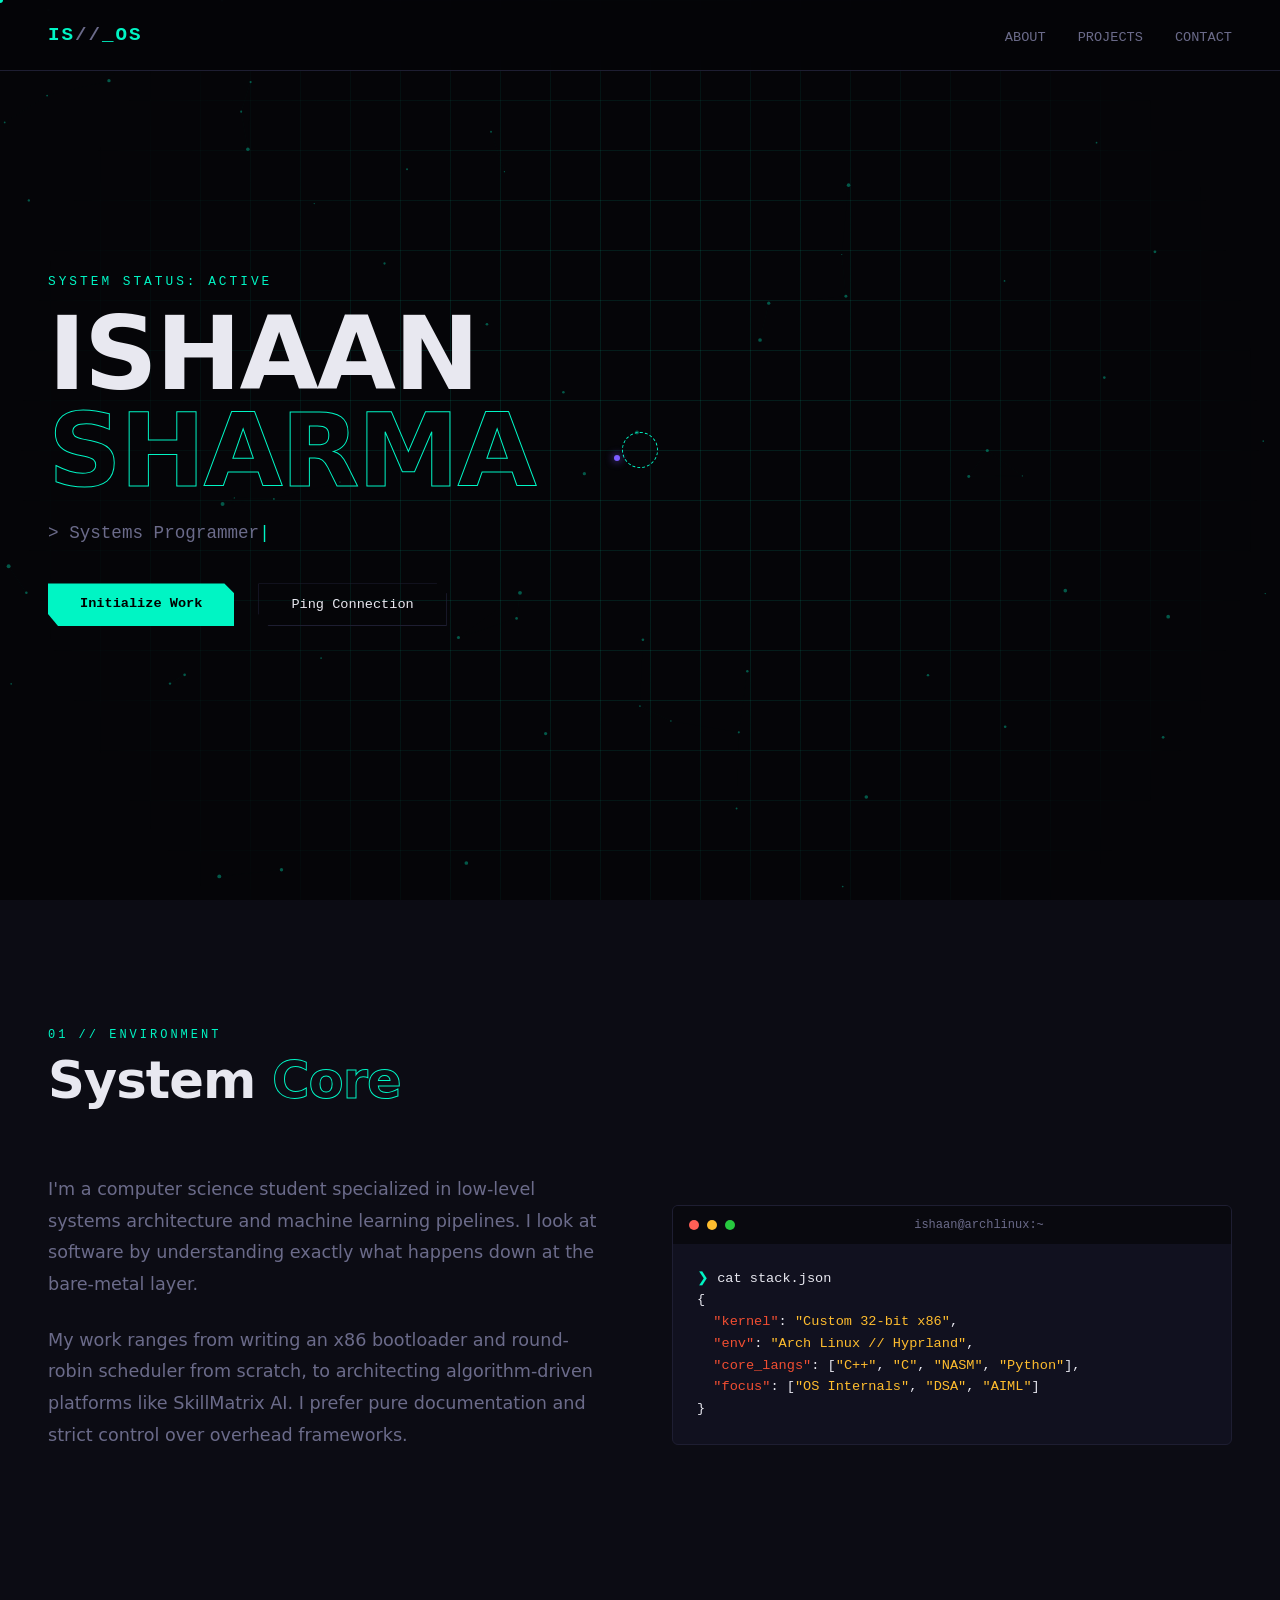
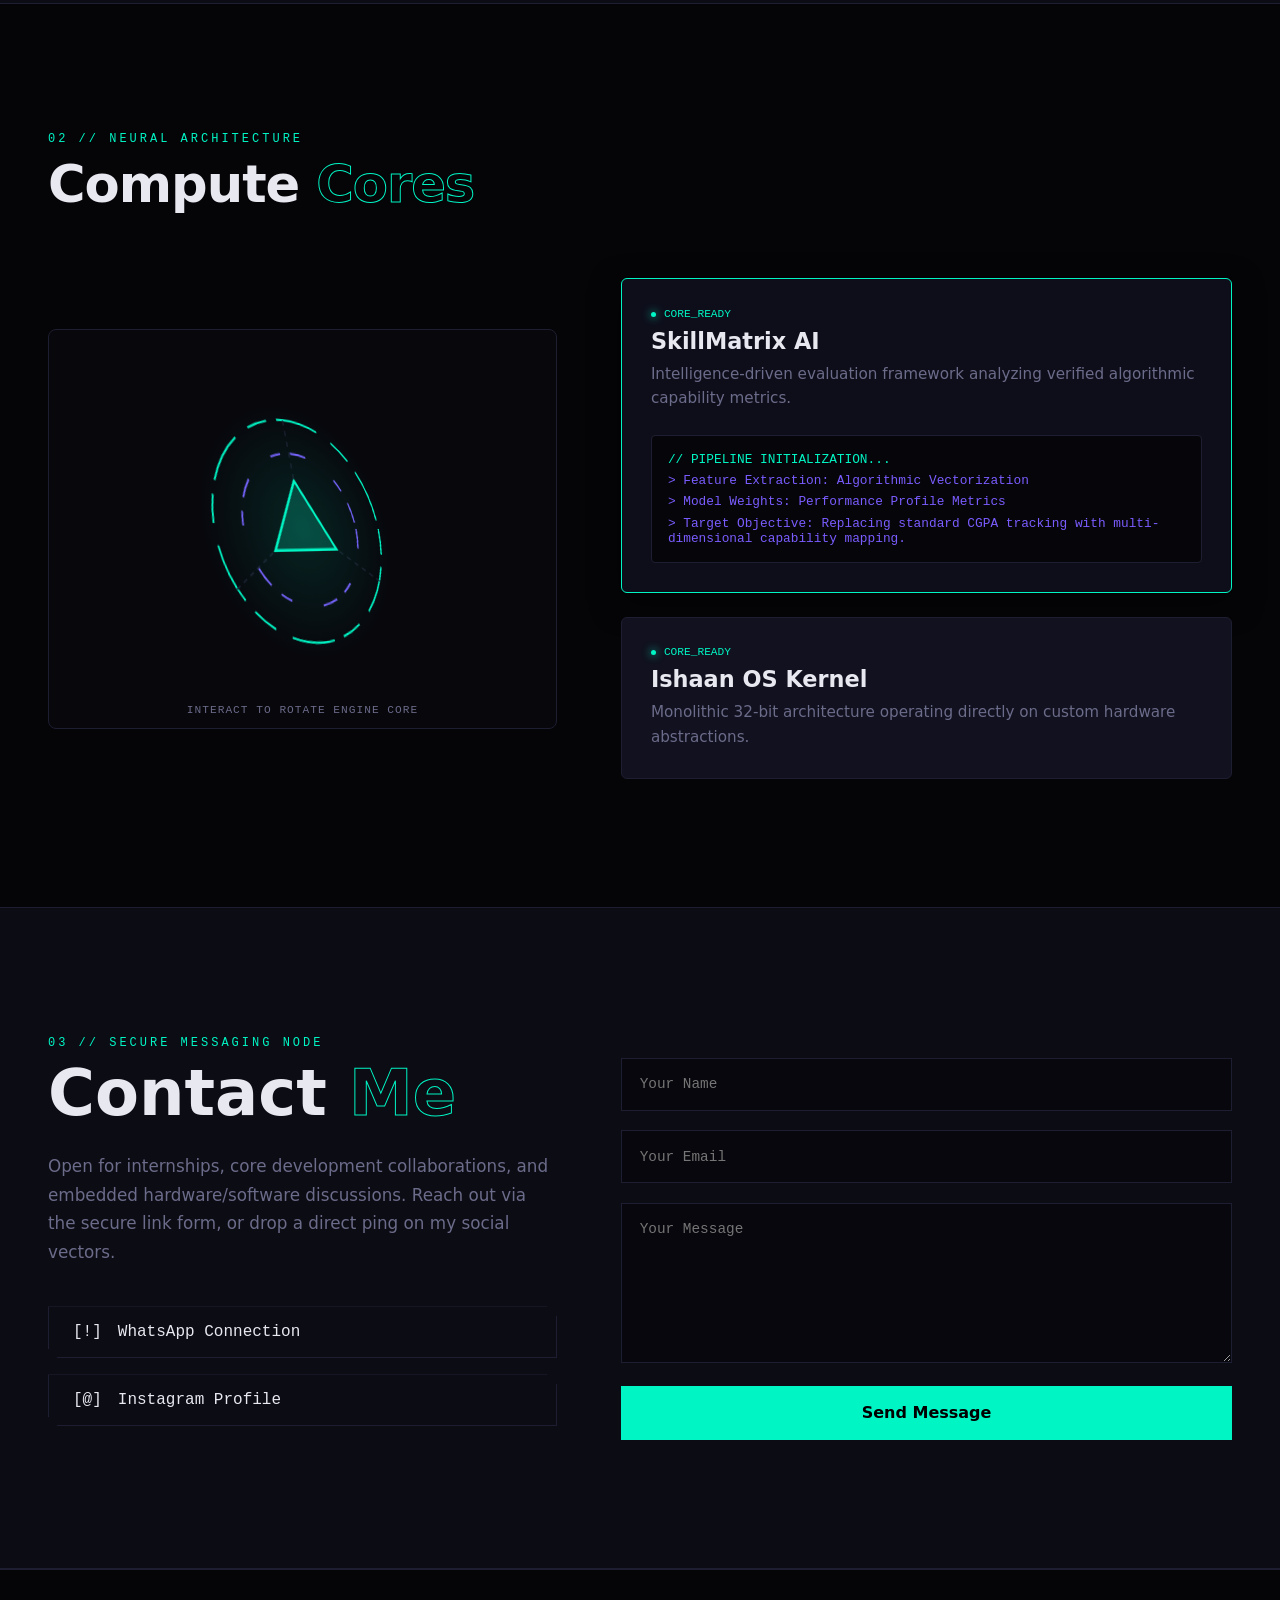
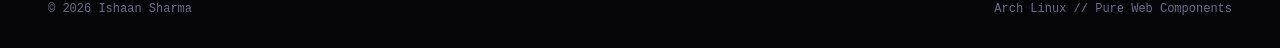
<file: index.html>
<!DOCTYPE html>
<html lang="en">
<head>
  <meta charset="UTF-8">
  <meta name="viewport" content="width=device-width, initial-scale=1.0">
  <title>Ishaan Sharma // Systems Developer</title>
  
  <style>
    :root {
      --bg: #050508;
      --surface: #0c0c14;
      --card: #11111f;
      --border: #1e1e32;
      --accent: #00f5c4;
      --accent-dim: rgba(0, 245, 196, 0.1);
      --text: #e8e8f0;
      --muted: #6b6b8a;
      --font-mono: 'Courier New', Courier, monospace;
      --font-main: system-ui, -apple-system, BlinkMacSystemFont, 'Segoe UI', Roboto, sans-serif;
    }

    * { box-sizing: border-box; margin: 0; padding: 0; }
    html { scroll-behavior: smooth; background-color: var(--bg); }
    body {
      background: var(--bg);
      color: var(--text);
      font-family: var(--font-main);
      overflow-x: hidden;
      cursor: none;
    }

    @media (max-width: 900px) {
      body { cursor: auto; }
      #cursor, #cursor-ring, #cursor-satellite { display: none !important; }
    }

    /* --- CRITICAL BOOT / REFRESH PRELOADER OVERLAY --- */
    #sys-preloader {
      position: fixed; inset: 0; background: var(--bg); z-index: 10000;
      display: flex; flex-direction: column; align-items: center; justify-content: center; gap: 1.5rem;
      transition: opacity 0.6s cubic-bezier(0.4, 0, 0.2, 1), visibility 0.6s;
    }
    #sys-preloader.loaded { opacity: 0; visibility: hidden; pointer-events: none; }
    .loader-terminal { width: 320px; font-family: var(--font-mono); font-size: 0.8rem; color: var(--muted); display: flex; flex-direction: column; gap: 0.3rem; }
    .loader-title { font-size: 1.8rem; font-weight: bold; color: var(--text); letter-spacing: 4px; margin-bottom: 0.5rem; text-align: center; }
    .loader-title span { color: var(--accent); }
    .progress-bar-container { width: 100%; height: 2px; background: var(--border); position: relative; overflow: hidden; margin: 0.5rem 0; }
    .progress-bar-fill { height: 100%; width: 0%; background: var(--accent); box-shadow: 0 0 8px var(--accent); transition: width 0.1s linear; }
    .loader-status-row { display: flex; justify-content: space-between; font-size: 0.75rem; }
    #loader-pct { color: var(--accent); font-weight: bold; }

    /* --- BASIC INTERFACE RULES --- */
    ::-webkit-scrollbar { width: 4px; }
    ::-webkit-scrollbar-track { background: var(--bg); }
    ::-webkit-scrollbar-thumb { background: var(--accent); border-radius: 2px; }

    #particle-canvas { position: fixed; inset: 0; z-index: 0; pointer-events: none; opacity: 0.35; }

    /* --- SPECIAL HARDWARE CURSOR ENGINE --- */
    #cursor { width: 6px; height: 6px; background: var(--accent); border-radius: 50%; position: fixed; pointer-events: none; z-index: 9999; transform: translate(-50%, -50%); }
    #cursor-ring { width: 36px; height: 36px; border: 1px dashed var(--accent); border-radius: 50%; position: fixed; pointer-events: none; z-index: 9998; transform: translate(-50%, -50%); }
    #cursor-satellite { width: 6px; height: 6px; background: #7b5cff; border-radius: 50%; position: fixed; pointer-events: none; z-index: 9999; transform: translate(-50%, -50%); box-shadow: 0 0 8px #7b5cff; }

    nav {
      position: fixed; top: 0; width: 100%; z-index: 100; padding: 1.5rem 3rem;
      display: flex; justify-content: space-between; align-items: center;
      border-bottom: 1px solid var(--border); background: rgba(5, 5, 8, 0.9); backdrop-filter: blur(12px);
    }
    .nav-logo { font-family: var(--font-mono); font-size: 1.2rem; color: var(--accent); letter-spacing: 2px; font-weight: bold; }
    .nav-logo span { color: var(--muted); }
    .nav-links { display: flex; gap: 2rem; list-style: none; }
    .nav-links a { color: var(--muted); text-decoration: none; font-family: var(--font-mono); font-size: 0.85rem; text-transform: uppercase; transition: color 0.2s; }
    .nav-links a:hover { color: var(--accent); }

    #hero { min-height: 100vh; display: flex; align-items: center; padding: 0 3rem; position: relative; z-index: 1; }
    .hero-grid-bg {
      position: absolute; inset: 0;
      background-image: linear-gradient(var(--accent-dim) 1px, transparent 1px), linear-gradient(90deg, var(--accent-dim) 1px, transparent 1px);
      background-size: 50px 50px; mask-image: radial-gradient(circle at 50% 50%, black 30%, transparent 80%); z-index: -1;
    }
    .hero-content { max-width: 850px; }
    .hero-tag { font-family: var(--font-mono); color: var(--accent); font-size: 0.8rem; letter-spacing: 3px; text-transform: uppercase; margin-bottom: 1rem; }
    .hero-name { font-size: clamp(3.5rem, 8vw, 7.5rem); font-weight: 800; line-height: 0.95; letter-spacing: -2px; }
    .stroke-text { display: block; -webkit-text-stroke: 1px var(--accent); color: transparent; }
    .hero-desc { font-family: var(--font-mono); color: var(--muted); font-size: 1.1rem; margin-top: 1.5rem; }
    .cursor-blink { animation: blink 0.8s infinite steps(1); color: var(--accent); }

    .hero-actions { display: flex; gap: 1.5rem; margin-top: 2.5rem; }
    .btn-primary, .btn-outline {
      padding: 0.8rem 2rem; font-family: var(--font-mono); text-decoration: none; font-size: 0.85rem; transition: all 0.2s ease;
      clip-path: polygon(0 0, calc(100% - 10px) 0, 100% 10px, 100% 100%, 10px 100%, 0 calc(100% - 12px));
    }
    .btn-primary { background: var(--accent); color: #000; font-weight: bold; }
    .btn-primary:hover { background: #fff; }
    .btn-outline { border: 1px solid var(--border); color: var(--text); }
    .btn-outline:hover { border-color: var(--accent); color: var(--accent); }

    section { padding: 8rem 3rem; position: relative; z-index: 1; border-bottom: 1px solid var(--border); }
    #about { background: var(--surface); }
    .section-tag { font-family: var(--font-mono); color: var(--accent); font-size: 0.75rem; letter-spacing: 3px; text-transform: uppercase; display: block; margin-bottom: 0.5rem;}
    .section-title { font-size: clamp(2rem, 4vw, 3.5rem); font-weight: 800; letter-spacing: -1px; margin-bottom: 4rem; }
    .section-title em { font-style: normal; -webkit-text-stroke: 1px var(--accent); color: transparent; }

    .about-grid { display: grid; grid-template-columns: 1fr 1fr; gap: 4rem; align-items: center; }
    .about-text p { color: var(--muted); font-size: 1.1rem; line-height: 1.8; margin-bottom: 1.5rem; }

    .about-terminal { background: var(--card); border: 1px solid var(--border); border-radius: 6px; overflow: hidden; }
    .terminal-header { background: #09090f; padding: 0.75rem 1rem; display: flex; align-items: center; gap: 0.5rem; }
    .dot { width: 10px; height: 10px; border-radius: 50%; }
    .red { background: #ff5f56; } .yellow { background: #ffbd2e; } .green { background: #27c93f; }
    .terminal-title { font-family: var(--font-mono); font-size: 0.75rem; color: var(--muted); margin-left: auto; margin-right: auto; }
    .terminal-body { padding: 1.5rem; font-family: var(--font-mono); font-size: 0.85rem; line-height: 1.6; }
    .p-prompt { color: var(--accent); } .p-key { color: #f14e32; } .p-val { color: #ffbd2e; }

    /* --- PROJECTS / INTERACTIVE BAY SYSTEM --- */
    .ai-visualizer-container { display: grid; grid-template-columns: 1fr 1.2fr; gap: 4rem; align-items: center; min-height: 500px; }
    
    .engine-bay {
      display: flex; justify-content: center; align-items: center; position: relative; height: 400px;
      background: rgba(12, 12, 20, 0.4); border: 1px solid var(--border); border-radius: 8px; 
      perspective: 1000px; overflow: hidden;
      user-select: none; -webkit-user-select: none;
    }
    .engine-bay-instruction { position: absolute; bottom: 12px; font-family: var(--font-mono); font-size: 0.7rem; color: var(--muted); pointer-events: none; text-transform: uppercase; letter-spacing: 1px; }

    .hardware-wrapper { 
      position: relative; width: 250px; height: 250px; transform-style: preserve-3d; 
      cursor: grab; transition: transform 0.1s linear; touch-action: none;
    }
    .hardware-wrapper:active { cursor: grabbing; }

    .core-svg { width: 100%; height: 100%; overflow: visible; pointer-events: none; }
    .ring { fill: none; stroke: var(--accent); stroke-width: 1.5; transform-origin: center; }
    .outer-ring { stroke-dasharray: 20 10 40 15; animation: spinClockwise 25s linear infinite; }
    .middle-ring { stroke: #7b5cff; stroke-dasharray: 15 30 10 10; animation: spinCounterClockwise 15s linear infinite; }
    .core-node { fill: rgba(0, 245, 196, 0.15); stroke: var(--accent); stroke-width: 2; transform-origin: center; animation: pulsingNode 3s ease-in-out infinite; }
    .data-pipe { stroke: var(--border); stroke-width: 1; stroke-dasharray: 4 4; }
    .matrix-glow { position: absolute; inset: 10px; background: radial-gradient(circle, rgba(0, 245, 196, 0.12) 0%, transparent 70%); pointer-events: none; animation: breathGlow 4s ease-in-out infinite; }

    .modules-interface { display: flex; flex-direction: column; gap: 1.5rem; }
    .module-card { background: var(--card); border: 1px solid var(--border); padding: 1.8rem; border-radius: 6px; cursor: pointer; transition: all 0.4s cubic-bezier(0.2, 0.8, 0.2, 1); overflow: hidden; position: relative; }
    .module-card:hover { border-color: rgba(0, 245, 196, 0.5); }
    .module-card.active { border-color: var(--accent); background: rgba(17, 17, 31, 0.85); box-shadow: 0 10px 30px rgba(0, 0, 0, 0.5); }
    .module-status { font-family: var(--font-mono); font-size: 0.7rem; color: var(--accent); display: flex; align-items: center; gap: 0.5rem; margin-bottom: 0.5rem; }
    .status-pulse { width: 5px; height: 5px; background: var(--accent); border-radius: 50%; box-shadow: 0 0 8px var(--accent); }
    .module-title { font-size: 1.4rem; font-weight: 700; margin-bottom: 0.5rem; }
    .module-summary { color: var(--muted); font-size: 0.95rem; line-height: 1.6; }
    .module-expanded-content { max-height: 0; opacity: 0; transition: max-height 0.5s ease, opacity 0.4s ease; margin-top: 0; }
    .module-card.active .module-expanded-content { max-height: 200px; opacity: 1; margin-top: 1.5rem; }
    .data-stream-box { background: #06060a; border: 1px solid var(--border); padding: 1rem; border-radius: 4px; font-family: var(--font-mono); font-size: 0.8rem; display: flex; flex-direction: column; gap: 0.4rem; }
    .stream-line { color: #7b5cff; } .stream-line:first-child { color: var(--accent); }

    /* --- ADVANCED UPGRADED CONTACT LAYER METRICS --- */
    #contact { background: var(--surface); text-align: left; }
    .contact-grid-layout {
      display: grid; grid-template-columns: 1fr 1.2fr; gap: 4rem; align-items: start;
    }
    .contact-left-info h2 { font-size: clamp(2.5rem, 5vw, 4.5rem); font-weight: 800; line-height: 1.1; margin-bottom: 1.5rem; }
    .contact-left-info h2 span { -webkit-text-stroke: 1px var(--accent); color: transparent; }
    .contact-sub-text { color: var(--muted); font-size: 1.05rem; line-height: 1.7; margin-bottom: 2.5rem; }
    
    .contact-social-nodes { display: flex; flex-direction: column; gap: 1rem; }
    .social-node-link {
      display: flex; align-items: center; gap: 1rem; font-family: var(--font-mono); color: var(--text);
      text-decoration: none; border: 1px solid var(--border); padding: 1rem 1.5rem; transition: all 0.2s ease;
      clip-path: polygon(0 0, calc(100% - 10px) 0, 100% 10px, 100% 100%, 10px 100%, 0 calc(100% - 10px));
    }
    .social-node-link:hover { border-color: var(--accent); color: var(--accent); background: var(--accent-dim); }

    /* Matrix Secure Form Framework Styles */
    .secure-input-form { display: flex; flex-direction: column; gap: 1.2rem; }
    .form-group-field { position: relative; width: 100%; }
    
    .matrix-input, .matrix-textarea {
      width: 100%; background: #07070d; border: 1px solid var(--border); padding: 1.1rem;
      font-family: var(--font-mono); font-size: 0.9rem; color: var(--text); outline: none;
      transition: border-color 0.3s ease;
    }
    .matrix-textarea { min-height: 160px; resize: vertical; }
    .matrix-input:focus, .matrix-textarea:focus { border-color: var(--accent); }
    
    .matrix-submit-btn {
      width: 100%; background: var(--accent); color: #000; font-family: var(--font-main);
      font-size: 1rem; font-weight: bold; border: none; padding: 1.1rem; cursor: none;
      transition: background 0.2s ease, transform 0.2s ease;
    }
    .matrix-submit-btn:hover { background: #fff; transform: translateY(-2px); }
    .matrix-submit-btn:active { transform: translateY(0); }

    footer { padding: 2rem 3rem; display: flex; justify-content: space-between; font-family: var(--font-mono); font-size: 0.75rem; color: var(--muted); border-top: 1px solid var(--border); }
    .fade-up { opacity: 0; transform: translateY(30px); transition: opacity 0.8s cubic-bezier(0.2, 0.8, 0.2, 1), transform 0.8s cubic-bezier(0.2, 0.8, 0.2, 1); }
    .fade-up.active { opacity: 1; transform: translateY(0); }

    @keyframes blink { 50% { opacity: 0; } }
    @keyframes spinClockwise { from { transform: rotate(0deg); } to { transform: rotate(360deg); } }
    @keyframes spinCounterClockwise { from { transform: rotate(360deg); } to { transform: rotate(0deg); } }
    @keyframes pulsingNode { 0%, 100% { transform: scale(1); filter: drop-shadow(0 0 2px var(--accent)); } 50% { transform: scale(1.08); filter: drop-shadow(0 0 8px var(--accent)); } }
    @keyframes breathGlow { 0%, 100% { opacity: 0.5; transform: scale(0.95); } 50% { opacity: 1; transform: scale(1.05); } }

    @media (max-width: 900px) {
      nav { padding: 1rem 1.5rem; } .nav-links { display: none; }
      section { padding: 4rem 1.5rem; } .about-grid { grid-template-columns: 1fr; gap: 2.5rem; }
      .ai-visualizer-container { grid-template-columns: 1fr; gap: 2rem; } .engine-bay { height: 280px; }
      .contact-grid-layout { grid-template-columns: 1fr; gap: 3rem; }
      footer { flex-direction: column; gap: 1rem; text-align: center; }
    }
  </style>
</head>
<body>

  <div id="sys-preloader">
    <div class="loader-terminal">
      <div class="loader-title">ISHAAN_<span>OS</span></div>
      <div class="progress-bar-container">
        <div class="progress-bar-fill" id="loader-bar"></div>
      </div>
      <div class="loader-status-row">
        <span id="loader-log">Initializing modules...</span>
        <span id="loader-pct">0%</span>
      </div>
    </div>
  </div>

  <canvas id="particle-canvas"></canvas>
  
  <div id="cursor"></div>
  <div id="cursor-ring"></div>
  <div id="cursor-satellite"></div>

  <nav>
    <div class="nav-logo">IS<span>//</span>_OS</div>
    <ul class="nav-links">
      <li><a href="#about">About</a></li>
      <li><a href="#projects">Projects</a></li>
      <li><a href="#contact">Contact</a></li>
    </ul>
  </nav>

  <header id="hero">
    <div class="hero-grid-bg"></div>
    <div class="hero-content">
      <div class="hero-tag">System Status: Active</div>
      <h1 class="hero-name">
        <span class="glitch" data-text="ISHAAN">ISHAAN</span>
        <span class="stroke-text">SHARMA</span>
      </h1>
      <p class="hero-desc">
        &gt; <span id="typing-text"></span><span class="cursor-blink">|</span>
      </p>
      <div class="hero-actions">
        <a href="#projects" class="btn-primary">Initialize Work</a>
        <a href="#contact" class="btn-outline">Ping Connection</a>
      </div>
    </div>
  </header>

  <section id="about">
    <span class="section-tag">01 // environment</span>
    <h2 class="section-title">System <em>Core</em></h2>
    <div class="about-grid">
      <div class="about-text fade-up">
        <p>I'm a computer science student specialized in low-level systems architecture and machine learning pipelines. I look at software by understanding exactly what happens down at the bare-metal layer.</p>
        <p>My work ranges from writing an x86 bootloader and round-robin scheduler from scratch, to architecting algorithm-driven platforms like SkillMatrix AI. I prefer pure documentation and strict control over overhead frameworks.</p>
      </div>
      <div class="about-terminal fade-up">
        <div class="terminal-header">
          <span class="dot red"></span>
          <span class="dot yellow"></span>
          <span class="dot green"></span>
          <span class="terminal-title">ishaan@archlinux:~</span>
        </div>
        <div class="terminal-body">
          <p><span class="p-prompt">❯</span> cat stack.json</p>
          <pre>{
  <span class="p-key">"kernel"</span>: <span class="p-val">"Custom 32-bit x86"</span>,
  <span class="p-key">"env"</span>: <span class="p-val">"Arch Linux // Hyprland"</span>,
  <span class="p-key">"core_langs"</span>: [<span class="p-val">"C++"</span>, <span class="p-val">"C"</span>, <span class="p-val">"NASM"</span>, <span class="p-val">"Python"</span>],
  <span class="p-key">"focus"</span>: [<span class="p-val">"OS Internals"</span>, <span class="p-val">"DSA"</span>, <span class="p-val">"AIML"</span>]
}</pre>
        </div>
      </div>
    </div>
  </section>

  <section id="projects">
    <span class="section-tag">02 // neural architecture</span>
    <h2 class="section-title">Compute <em>Cores</em></h2>
    
    <div class="ai-visualizer-container">
      <div class="engine-bay">
        <div class="hardware-wrapper" id="core-hardware">
          <svg class="core-svg" viewBox="0 0 200 200">
            <circle cx="100" cy="100" r="80" class="ring outer-ring" />
            <circle cx="100" cy="100" r="55" class="ring middle-ring" />
            <polygon points="100,65 130,115 70,115" class="core-node" />
            <line x1="100" y1="20" x2="100" y2="65" class="data-pipe" />
            <line x1="30" y1="140" x2="70" y2="115" class="data-pipe" />
            <line x1="170" y1="140" x2="130" y2="115" class="data-pipe" />
          </svg>
          <div class="matrix-glow"></div>
        </div>
        <div class="engine-bay-instruction">Interact to Rotate Engine Core</div>
      </div>

      <div class="modules-interface">
        <div class="module-card active" data-target="skillmatrix" onclick="switchEngineCore('skillmatrix')">
          <div class="module-status"><span class="status-pulse"></span>CORE_READY</div>
          <h3 class="module-title">SkillMatrix AI</h3>
          <p class="module-summary">Intelligence-driven evaluation framework analyzing verified algorithmic capability metrics.</p>
          <div class="module-expanded-content">
            <div class="data-stream-box">
              <span class="stream-line">// PIPELINE INITIALIZATION...</span>
              <span class="stream-line">&gt; Feature Extraction: Algorithmic Vectorization</span>
              <span class="stream-line">&gt; Model Weights: Performance Profile Metrics</span>
              <span class="stream-line">&gt; Target Objective: Replacing standard CGPA tracking with multi-dimensional capability mapping.</span>
            </div>
          </div>
        </div>

        <div class="module-card" data-target="kernel" onclick="switchEngineCore('kernel')">
          <div class="module-status"><span class="status-pulse"></span>CORE_READY</div>
          <h3 class="module-title">Ishaan OS Kernel</h3>
          <p class="module-summary">Monolithic 32-bit architecture operating directly on custom hardware abstractions.</p>
          <div class="module-expanded-content">
            <div class="data-stream-box">
              <span class="stream-line">// BARE METAL LINK ESTABLISHED...</span>
              <span class="stream-line">&gt; Subsystem: Custom x86 Interrupt Service Routines</span>
              <span class="stream-line">&gt; Dispatcher: Hardware-level Round-Robin Scheduler</span>
              <span class="stream-line">&gt; Execution Layer: Pure C & Assembly bootstrap tracking memory allocation matrices.</span>
            </div>
          </div>
          
        </div>
      </div>
    </div>
  </section>

  <section id="contact">
    <div class="contact-wrap fade-up">
      <span class="section-tag">03 // secure messaging node</span>
      
      <div class="contact-grid-layout">
        
        <div class="contact-left-info">
          <h2>Contact <span>Me</span></h2>
          <p class="contact-sub-text">
            Open for internships, core development collaborations, and embedded hardware/software discussions. Reach out via the secure link form, or drop a direct ping on my social vectors.
          </p>
          
          <div class="contact-social-nodes">
            <a href="https://wa.me/919350263362" target="_blank" class="social-node-link">
              <span>[!]</span> WhatsApp Connection
            </a>
            <a href="https://instagram.com/ikshvaku_sharma5757" target="_blank" class="social-node-link">
              <span>[@]</span> Instagram Profile
            </a>
          </div>
        </div>

        <form class="secure-input-form" action="https://formspree.io/f/ishaan0916@gmail.com" method="POST">
          <div class="form-group-field">
            <input type="text" name="name" class="matrix-input" placeholder="Your Name" required autocomplete="off">
          </div>
          
          <div class="form-group-field">
            <input type="email" name="email" class="matrix-input" placeholder="Your Email" required autocomplete="off">
          </div>
          
          <div class="form-group-field">
            <textarea name="message" class="matrix-textarea" placeholder="Your Message" required></textarea>
          </div>
          
          <button type="submit" class="matrix-submit-btn">Send Message</button>
        </form>

      </div>
    </div>
  </section>

  <footer>
    <span>&copy; 2026 Ishaan Sharma</span>
    <span>Arch Linux // Pure Web Components</span>
  </footer>

  <script>
    // --- INTEGRATED HARDWARE PRELOADER ENGINE ---
    const preloader = document.getElementById('sys-preloader');
    const loadBar = document.getElementById('loader-bar');
    const loadPct = document.getElementById('loader-pct');
    const loadLog = document.getElementById('loader-log');
    
    const bootLogs = [
      'Loading system modules...',
      'Mapping low-level x86 vectors...',
      'Mounting Arch Linux configurations...',
      'Initializing SkillMatrix AI matrices...',
      'Core environment ready.'
    ];

    let currentProgress = 0;
    
    function runBootSequence() {
      currentProgress += Math.random() * 12;
      if (currentProgress > 100) currentProgress = 100;

      loadBar.style.width = `${currentProgress}%`;
      loadPct.textContent = `${Math.floor(currentProgress)}%`;

      if (currentProgress < 25) loadLog.textContent = bootLogs[0];
      else if (currentProgress < 50) loadLog.textContent = bootLogs[1];
      else if (currentProgress < 75) loadLog.textContent = bootLogs[2];
      else if (currentProgress < 95) loadLog.textContent = bootLogs[3];
      else loadLog.textContent = bootLogs[4];

      if (currentProgress < 100) {
        requestAnimationFrame(runBootSequence);
      } else {
        setTimeout(() => {
          preloader.classList.add('loaded');
        }, 400);
      }
    }
    runBootSequence();


    // --- CANVAS BACKGROUND ---
    const canvas = document.getElementById('particle-canvas');
    const ctx = canvas.getContext('2d');
    let width, height, nodes = [];

    function resizeCanvas() {
      width = canvas.width = window.innerWidth;
      height = canvas.height = window.innerHeight;
    }
    resizeCanvas();
    window.addEventListener('resize', resizeCanvas);

    class Node {
      constructor() {
        this.x = Math.random() * width;
        this.y = Math.random() * height;
        this.vx = (Math.random() - 0.5) * 0.4;
        this.vy = (Math.random() - 0.5) * 0.4;
        this.radius = Math.random() * 1.5 + 0.5;
      }
      update() {
        this.x += this.vx; this.y += this.vy;
        if (this.x < 0 || this.x > width) this.vx *= -1;
        if (this.y < 0 || this.y > height) this.vy *= -1;
      }
      draw() {
        ctx.beginPath();
        ctx.arc(this.x, this.y, this.radius, 0, Math.PI * 2);
        ctx.fillStyle = '#00f5c4';
        ctx.fill();
      }
    }

    for (let i = 0; i < 65; i++) nodes.push(new Node());

    function renderNodeMatrix() {
      ctx.clearRect(0, 0, width, height);
      nodes.forEach(node => {
        node.update();
        node.draw();
      });
      
      for (let i = 0; i < nodes.length; i++) {
        for (let j = i + 1; j < nodes.length; j++) {
          const dx = nodes[i].x - nodes[j].x;
          const dy = nodes[i].y - nodes[j].y;
          const distance = Math.sqrt(dx * dx + dy * dy);
          if (distance < 100) {
            ctx.beginPath();
            ctx.moveTo(nodes[i].x, nodes[i].y);
            ctx.lineTo(nodes[j].x, nodes[j].y);
            ctx.strokeStyle = `rgba(0, 245, 196, ${0.15 * (1 - distance / 100)})`;
            ctx.lineWidth = 0.5;
            ctx.stroke();
          }
        }
      }
      requestAnimationFrame(renderNodeMatrix);
    }
    renderNodeMatrix();


    // --- GLOBAL TARGET ENGINE CURSOR SYSTEM ---
    const cursor = document.getElementById('cursor');
    const ring = document.getElementById('cursor-ring');
    const satellite = document.getElementById('cursor-satellite');
    
    let mouseX = window.innerWidth / 2, mouseY = window.innerHeight / 2;
    let ringX = mouseX, ringY = mouseY;
    let satelliteAngle = 0;
    let speedFactor = 0;
    let lastMouseX = mouseX, lastMouseY = mouseY;

    const isDesktopMouse = window.matchMedia('(pointer: fine)').matches;

    if (isDesktopMouse) {
      document.addEventListener('mousemove', e => {
        mouseX = e.clientX;
        mouseY = e.clientY;
        cursor.style.left = `${mouseX}px`;
        cursor.style.top = `${mouseY}px`;

        let deltaX = mouseX - lastMouseX;
        let deltaY = mouseY - lastMouseY;
        let targetSpeed = Math.sqrt(deltaX * deltaX + deltaY * deltaY);
        speedFactor += (targetSpeed - speedFactor) * 0.1;

        lastMouseX = mouseX;
        lastMouseY = mouseY;
      });

      document.querySelectorAll('a, button, .module-card, #core-hardware').forEach(element => {
        element.addEventListener('mouseenter', () => {
          ring.style.transform = 'translate(-50%, -50%) scale(1.5)';
          ring.style.borderColor = '#7b5cff';
        });
        element.addEventListener('mouseleave', () => {
          ring.style.transform = 'translate(-50%, -50%) scale(1)';
          ring.style.borderColor = '#00f5c4';
        });
      });
    }

    function engineCursorPipelineLoop() {
      if (isDesktopMouse) {
        ringX += (mouseX - ringX) * 0.12;
        ringY += (mouseY - ringY) * 0.12;
        ring.style.left = `${ringX}px`;
        ring.style.top = `${ringY}px`;

        satelliteAngle += 0.04 + (speedFactor * 0.005); 
        let radius = 24;
        
        let satX = mouseX + Math.cos(satelliteAngle) * radius;
        let satY = mouseY + Math.sin(satelliteAngle) * radius;
        
        satellite.style.left = `${satX}px`;
        satellite.style.top = `${satY}px`;
      }
      requestAnimationFrame(engineCursorPipelineLoop);
    }
    requestAnimationFrame(engineCursorPipelineLoop);


    // --- TYPEWRITER ---
    const strings = ['Systems Programmer', 'Kernel Developer', 'Arch Linux User'];
    let stringIdx = 0, charIdx = 0, isDeleting = false;
    const targetEl = document.getElementById('typing-text');

    function runTypewriter() {
      const currentText = strings[stringIdx];
      if (!isDeleting) {
        targetEl.textContent = currentText.slice(0, ++charIdx);
        if (charIdx === currentText.length) {
          isDeleting = true;
          setTimeout(runTypewriter, 2000);
          return;
        }
      } else {
        targetEl.textContent = currentText.slice(0, --charIdx);
        if (charIdx === 0) {
          isDeleting = false;
          stringIdx = (stringIdx + 1) % strings.length;
        }
      }
      setTimeout(runTypewriter, isDeleting ? 40 : 80);
    }
    runTypewriter();


    // --- FADE UP ENGINES ---
    const revealObserver = new IntersectionObserver((entries) => {
      entries.forEach(entry => {
        if (entry.isIntersecting) {
          entry.target.classList.add('active');
        }
      });
    }, { threshold: 0.15 });

    document.querySelectorAll('.fade-up').forEach(element => revealObserver.observe(element));


    // --- INTERACTIVE MOUSE DRAG & TOUCH MOBILE CORE MECHANICS ---
    const hardwareCore = document.getElementById('core-hardware');
    let isInteracting = false;
    let baseRotateY = 45;
    let baseRotateX = 15;
    let startX = 0;
    let startY = 0;
    let currentRotateY = baseRotateY;
    let currentRotateX = baseRotateX;
    let activeModule = 'skillmatrix';

    function switchEngineCore(moduleName) {
      activeModule = moduleName;
      document.querySelectorAll('.module-card').forEach(card => card.classList.remove('active'));
      
      const currentCard = document.querySelector(`.module-card[data-target="${moduleName}"]`);
      if (currentCard) currentCard.classList.add('active');

      if (moduleName === 'skillmatrix') {
        baseRotateY = 45; baseRotateX = 15;
        document.querySelector('.core-node').style.stroke = '#00f5c4';
        document.querySelector('.core-node').style.fill = 'rgba(0, 245, 196, 0.2)';
      } else if (moduleName === 'kernel') {
        baseRotateY = -45; baseRotateX = -10;
        document.querySelector('.core-node').style.stroke = '#7b5cff';
        document.querySelector('.core-node').style.fill = 'rgba(123, 92, 255, 0.2)';
      }
      currentRotateY = baseRotateY;
      currentRotateX = baseRotateX;
      hardwareCore.style.transform = `rotateY(${currentRotateY}deg) rotateX(${currentRotateX}deg) scale(1.15)`;
    }

    function startInteraction(clientX, clientY) {
      isInteracting = true;
      startX = clientX;
      startY = clientY;
      hardwareCore.style.transition = 'none';
    }

    function moveInteraction(clientX, clientY) {
      if (!isInteracting) return;
      let deltaX = clientX - startX;
      let deltaY = clientY - startY;

      currentRotateY = baseRotateY + (deltaX * 0.5);
      currentRotateX = baseRotateX - (deltaY * 0.5);
      hardwareCore.style.transform = `rotateY(${currentRotateY}deg) rotateX(${currentRotateX}deg) scale(1.155)`;
    }

    function stopInteraction() {
      if (!isInteracting) return;
      isInteracting = false;
      hardwareCore.style.transition = 'transform 0.6s cubic-bezier(0.2, 0.8, 0.2, 1)';
      baseRotateY = currentRotateY;
      baseRotateX = currentRotateX;
    }

    hardwareCore.addEventListener('mousedown', e => startInteraction(e.clientX, e.clientY));
    document.addEventListener('mousemove', e => moveInteraction(e.clientX, e.clientY));
    document.addEventListener('mouseup', stopInteraction);

    hardwareCore.addEventListener('touchstart', e => {
      const touch = e.touches[0];
      startInteraction(touch.clientX, touch.clientY);
    });
    document.addEventListener('touchmove', e => {
      if (!isInteracting) return;
      const touch = e.touches[0];
      moveInteraction(touch.clientX, touch.clientY);
    });
    document.addEventListener('touchend', stopInteraction);

    document.addEventListener('DOMContentLoaded', () => {
      switchEngineCore('skillmatrix');
    });
  </script>
</body>
</html>
</file>
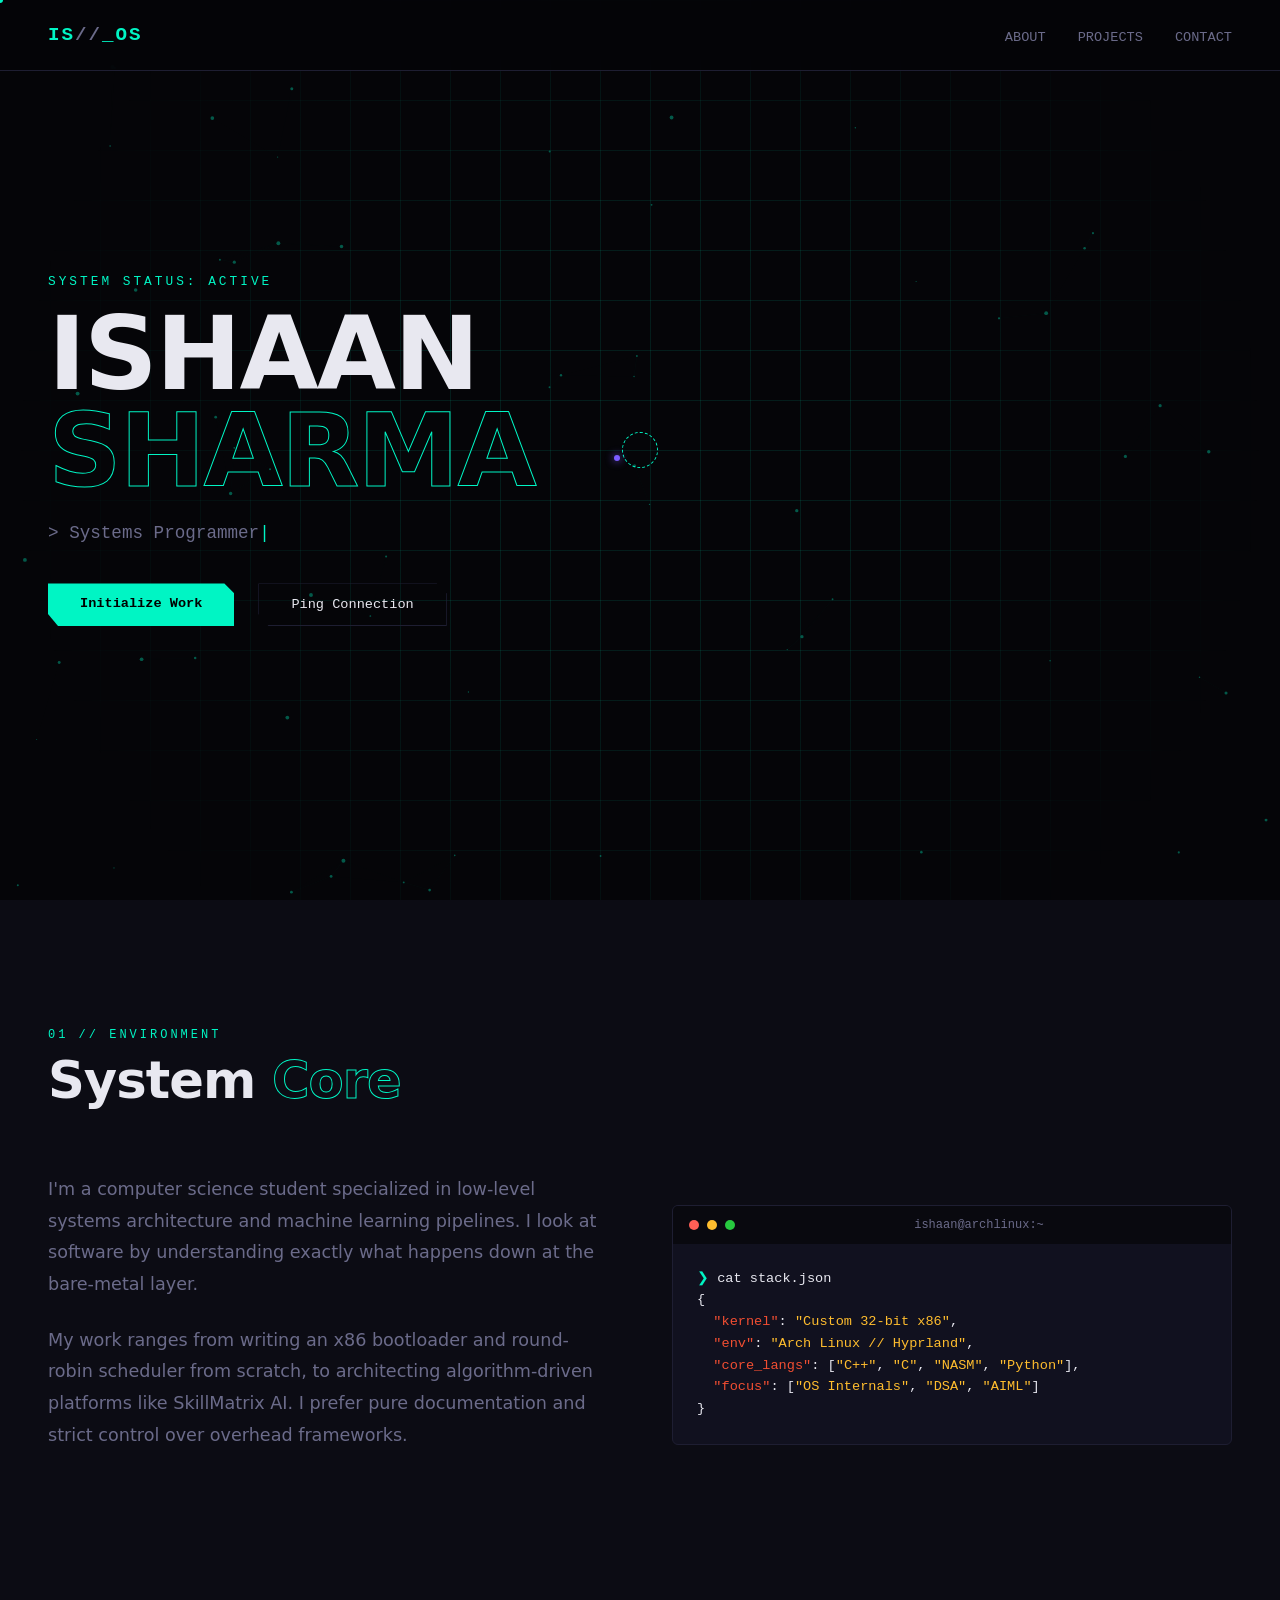
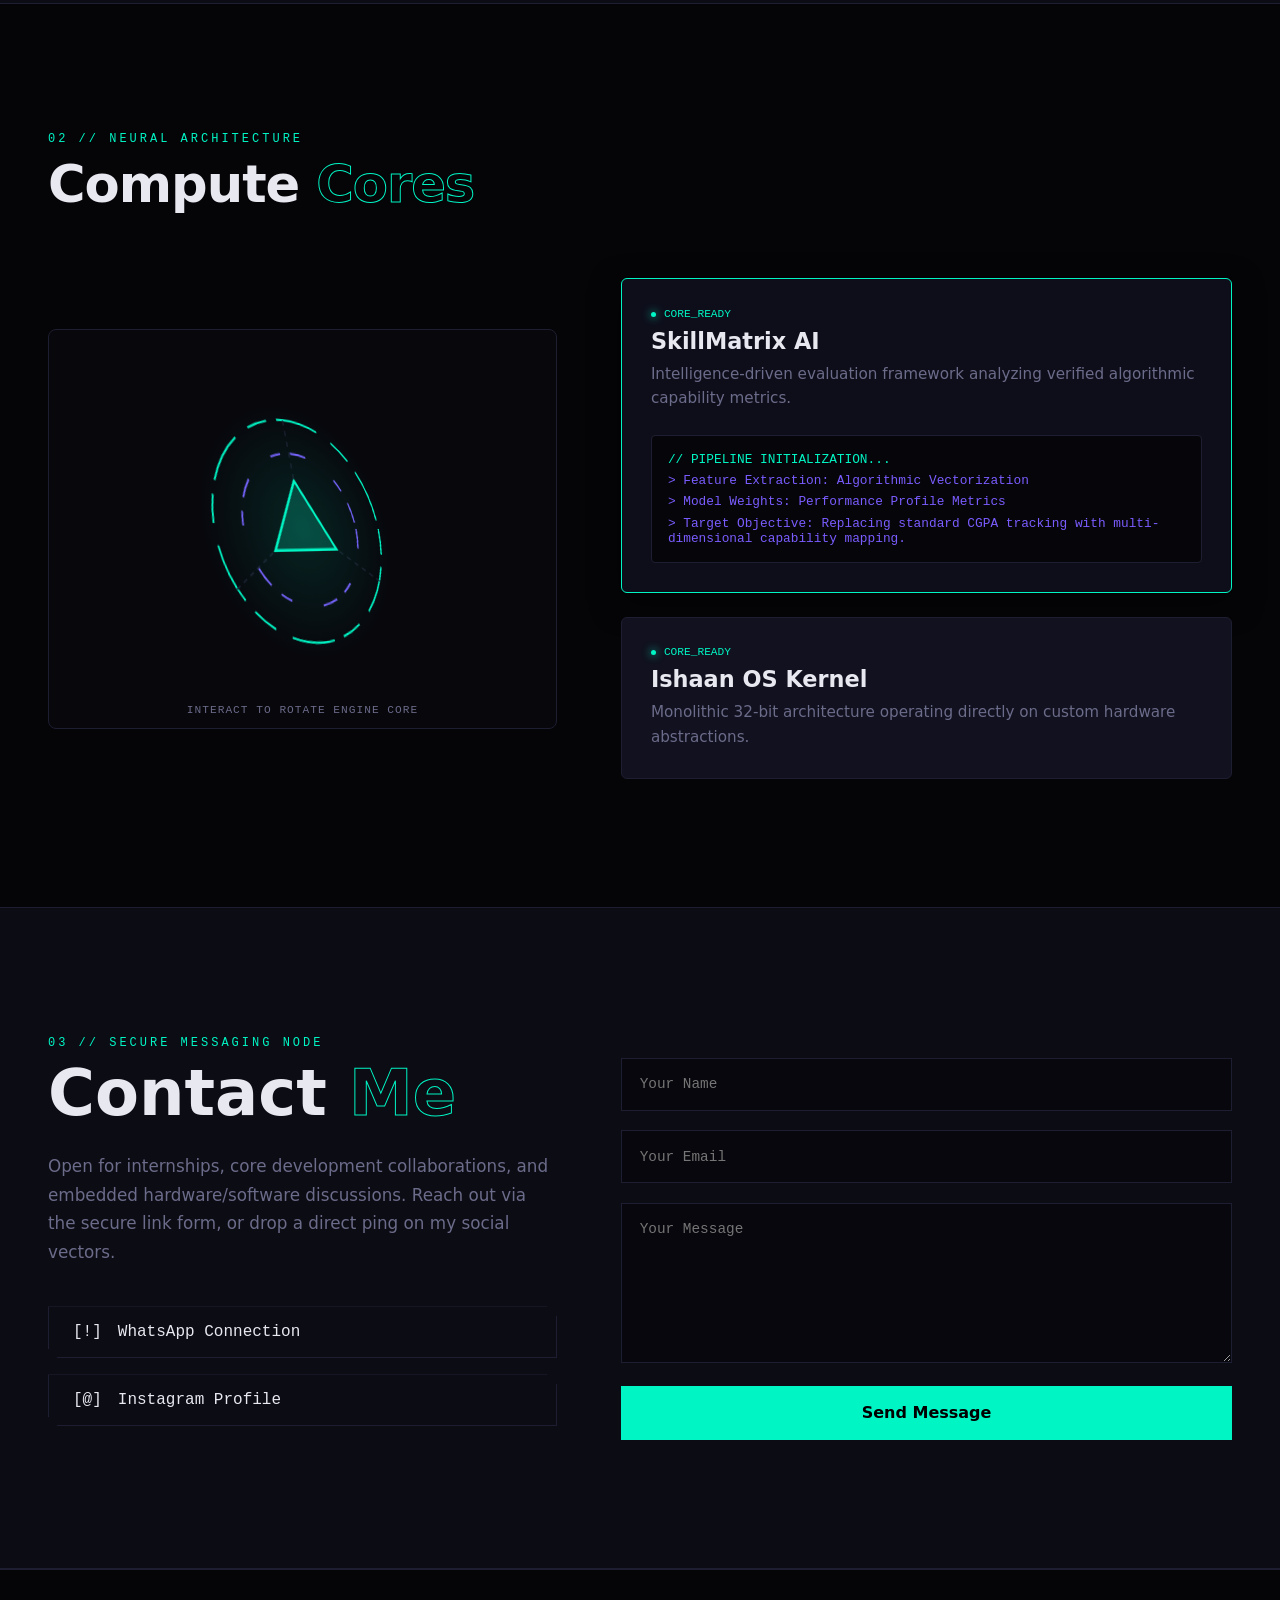
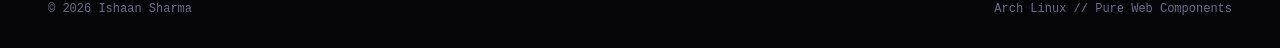
<file: h.html>
<!DOCTYPE html>
<html lang="en">
<head>
  <meta charset="UTF-8">
  <meta name="viewport" content="width=device-width, initial-scale=1.0">
  <title>Ishaan Sharma // Systems Developer</title>
  
  <style>
    :root {
      --bg: #050508;
      --surface: #0c0c14;
      --card: #11111f;
      --border: #1e1e32;
      --accent: #00f5c4;
      --accent-dim: rgba(0, 245, 196, 0.1);
      --text: #e8e8f0;
      --muted: #6b6b8a;
      --font-mono: 'Courier New', Courier, monospace;
      --font-main: system-ui, -apple-system, BlinkMacSystemFont, 'Segoe UI', Roboto, sans-serif;
    }

    * { box-sizing: border-box; margin: 0; padding: 0; }
    html { scroll-behavior: smooth; background-color: var(--bg); }
    body {
      background: var(--bg);
      color: var(--text);
      font-family: var(--font-main);
      overflow-x: hidden;
      cursor: none;
    }

    @media (max-width: 900px) {
      body { cursor: auto; }
      #cursor, #cursor-ring, #cursor-satellite { display: none !important; }
    }

    /* --- CRITICAL BOOT / REFRESH PRELOADER OVERLAY --- */
    #sys-preloader {
      position: fixed; inset: 0; background: var(--bg); z-index: 10000;
      display: flex; flex-direction: column; align-items: center; justify-content: center; gap: 1.5rem;
      transition: opacity 0.6s cubic-bezier(0.4, 0, 0.2, 1), visibility 0.6s;
    }
    #sys-preloader.loaded { opacity: 0; visibility: hidden; pointer-events: none; }
    .loader-terminal { width: 320px; font-family: var(--font-mono); font-size: 0.8rem; color: var(--muted); display: flex; flex-direction: column; gap: 0.3rem; }
    .loader-title { font-size: 1.8rem; font-weight: bold; color: var(--text); letter-spacing: 4px; margin-bottom: 0.5rem; text-align: center; }
    .loader-title span { color: var(--accent); }
    .progress-bar-container { width: 100%; height: 2px; background: var(--border); position: relative; overflow: hidden; margin: 0.5rem 0; }
    .progress-bar-fill { height: 100%; width: 0%; background: var(--accent); box-shadow: 0 0 8px var(--accent); transition: width 0.1s linear; }
    .loader-status-row { display: flex; justify-content: space-between; font-size: 0.75rem; }
    #loader-pct { color: var(--accent); font-weight: bold; }

    /* --- BASIC INTERFACE RULES --- */
    ::-webkit-scrollbar { width: 4px; }
    ::-webkit-scrollbar-track { background: var(--bg); }
    ::-webkit-scrollbar-thumb { background: var(--accent); border-radius: 2px; }

    #particle-canvas { position: fixed; inset: 0; z-index: 0; pointer-events: none; opacity: 0.35; }

    /* --- SPECIAL HARDWARE CURSOR ENGINE --- */
    #cursor { width: 6px; height: 6px; background: var(--accent); border-radius: 50%; position: fixed; pointer-events: none; z-index: 9999; transform: translate(-50%, -50%); }
    #cursor-ring { width: 36px; height: 36px; border: 1px dashed var(--accent); border-radius: 50%; position: fixed; pointer-events: none; z-index: 9998; transform: translate(-50%, -50%); }
    #cursor-satellite { width: 6px; height: 6px; background: #7b5cff; border-radius: 50%; position: fixed; pointer-events: none; z-index: 9999; transform: translate(-50%, -50%); box-shadow: 0 0 8px #7b5cff; }

    nav {
      position: fixed; top: 0; width: 100%; z-index: 100; padding: 1.5rem 3rem;
      display: flex; justify-content: space-between; align-items: center;
      border-bottom: 1px solid var(--border); background: rgba(5, 5, 8, 0.9); backdrop-filter: blur(12px);
    }
    .nav-logo { font-family: var(--font-mono); font-size: 1.2rem; color: var(--accent); letter-spacing: 2px; font-weight: bold; }
    .nav-logo span { color: var(--muted); }
    .nav-links { display: flex; gap: 2rem; list-style: none; }
    .nav-links a { color: var(--muted); text-decoration: none; font-family: var(--font-mono); font-size: 0.85rem; text-transform: uppercase; transition: color 0.2s; }
    .nav-links a:hover { color: var(--accent); }

    #hero { min-height: 100vh; display: flex; align-items: center; padding: 0 3rem; position: relative; z-index: 1; }
    .hero-grid-bg {
      position: absolute; inset: 0;
      background-image: linear-gradient(var(--accent-dim) 1px, transparent 1px), linear-gradient(90deg, var(--accent-dim) 1px, transparent 1px);
      background-size: 50px 50px; mask-image: radial-gradient(circle at 50% 50%, black 30%, transparent 80%); z-index: -1;
    }
    .hero-content { max-width: 850px; }
    .hero-tag { font-family: var(--font-mono); color: var(--accent); font-size: 0.8rem; letter-spacing: 3px; text-transform: uppercase; margin-bottom: 1rem; }
    .hero-name { font-size: clamp(3.5rem, 8vw, 7.5rem); font-weight: 800; line-height: 0.95; letter-spacing: -2px; }
    .stroke-text { display: block; -webkit-text-stroke: 1px var(--accent); color: transparent; }
    .hero-desc { font-family: var(--font-mono); color: var(--muted); font-size: 1.1rem; margin-top: 1.5rem; }
    .cursor-blink { animation: blink 0.8s infinite steps(1); color: var(--accent); }

    .hero-actions { display: flex; gap: 1.5rem; margin-top: 2.5rem; }
    .btn-primary, .btn-outline {
      padding: 0.8rem 2rem; font-family: var(--font-mono); text-decoration: none; font-size: 0.85rem; transition: all 0.2s ease;
      clip-path: polygon(0 0, calc(100% - 10px) 0, 100% 10px, 100% 100%, 10px 100%, 0 calc(100% - 12px));
    }
    .btn-primary { background: var(--accent); color: #000; font-weight: bold; }
    .btn-primary:hover { background: #fff; }
    .btn-outline { border: 1px solid var(--border); color: var(--text); }
    .btn-outline:hover { border-color: var(--accent); color: var(--accent); }

    section { padding: 8rem 3rem; position: relative; z-index: 1; border-bottom: 1px solid var(--border); }
    #about { background: var(--surface); }
    .section-tag { font-family: var(--font-mono); color: var(--accent); font-size: 0.75rem; letter-spacing: 3px; text-transform: uppercase; display: block; margin-bottom: 0.5rem;}
    .section-title { font-size: clamp(2rem, 4vw, 3.5rem); font-weight: 800; letter-spacing: -1px; margin-bottom: 4rem; }
    .section-title em { font-style: normal; -webkit-text-stroke: 1px var(--accent); color: transparent; }

    .about-grid { display: grid; grid-template-columns: 1fr 1fr; gap: 4rem; align-items: center; }
    .about-text p { color: var(--muted); font-size: 1.1rem; line-height: 1.8; margin-bottom: 1.5rem; }

    .about-terminal { background: var(--card); border: 1px solid var(--border); border-radius: 6px; overflow: hidden; }
    .terminal-header { background: #09090f; padding: 0.75rem 1rem; display: flex; align-items: center; gap: 0.5rem; }
    .dot { width: 10px; height: 10px; border-radius: 50%; }
    .red { background: #ff5f56; } .yellow { background: #ffbd2e; } .green { background: #27c93f; }
    .terminal-title { font-family: var(--font-mono); font-size: 0.75rem; color: var(--muted); margin-left: auto; margin-right: auto; }
    .terminal-body { padding: 1.5rem; font-family: var(--font-mono); font-size: 0.85rem; line-height: 1.6; }
    .p-prompt { color: var(--accent); } .p-key { color: #f14e32; } .p-val { color: #ffbd2e; }

    /* --- PROJECTS / INTERACTIVE BAY SYSTEM --- */
    .ai-visualizer-container { display: grid; grid-template-columns: 1fr 1.2fr; gap: 4rem; align-items: center; min-height: 500px; }
    
    .engine-bay {
      display: flex; justify-content: center; align-items: center; position: relative; height: 400px;
      background: rgba(12, 12, 20, 0.4); border: 1px solid var(--border); border-radius: 8px; 
      perspective: 1000px; overflow: hidden;
      user-select: none; -webkit-user-select: none;
    }
    .engine-bay-instruction { position: absolute; bottom: 12px; font-family: var(--font-mono); font-size: 0.7rem; color: var(--muted); pointer-events: none; text-transform: uppercase; letter-spacing: 1px; }

    .hardware-wrapper { 
      position: relative; width: 250px; height: 250px; transform-style: preserve-3d; 
      cursor: grab; transition: transform 0.1s linear; touch-action: none;
    }
    .hardware-wrapper:active { cursor: grabbing; }

    .core-svg { width: 100%; height: 100%; overflow: visible; pointer-events: none; }
    .ring { fill: none; stroke: var(--accent); stroke-width: 1.5; transform-origin: center; }
    .outer-ring { stroke-dasharray: 20 10 40 15; animation: spinClockwise 25s linear infinite; }
    .middle-ring { stroke: #7b5cff; stroke-dasharray: 15 30 10 10; animation: spinCounterClockwise 15s linear infinite; }
    .core-node { fill: rgba(0, 245, 196, 0.15); stroke: var(--accent); stroke-width: 2; transform-origin: center; animation: pulsingNode 3s ease-in-out infinite; }
    .data-pipe { stroke: var(--border); stroke-width: 1; stroke-dasharray: 4 4; }
    .matrix-glow { position: absolute; inset: 10px; background: radial-gradient(circle, rgba(0, 245, 196, 0.12) 0%, transparent 70%); pointer-events: none; animation: breathGlow 4s ease-in-out infinite; }

    .modules-interface { display: flex; flex-direction: column; gap: 1.5rem; }
    .module-card { background: var(--card); border: 1px solid var(--border); padding: 1.8rem; border-radius: 6px; cursor: pointer; transition: all 0.4s cubic-bezier(0.2, 0.8, 0.2, 1); overflow: hidden; position: relative; }
    .module-card:hover { border-color: rgba(0, 245, 196, 0.5); }
    .module-card.active { border-color: var(--accent); background: rgba(17, 17, 31, 0.85); box-shadow: 0 10px 30px rgba(0, 0, 0, 0.5); }
    .module-status { font-family: var(--font-mono); font-size: 0.7rem; color: var(--accent); display: flex; align-items: center; gap: 0.5rem; margin-bottom: 0.5rem; }
    .status-pulse { width: 5px; height: 5px; background: var(--accent); border-radius: 50%; box-shadow: 0 0 8px var(--accent); }
    .module-title { font-size: 1.4rem; font-weight: 700; margin-bottom: 0.5rem; }
    .module-summary { color: var(--muted); font-size: 0.95rem; line-height: 1.6; }
    .module-expanded-content { max-height: 0; opacity: 0; transition: max-height 0.5s ease, opacity 0.4s ease; margin-top: 0; }
    .module-card.active .module-expanded-content { max-height: 200px; opacity: 1; margin-top: 1.5rem; }
    .data-stream-box { background: #06060a; border: 1px solid var(--border); padding: 1rem; border-radius: 4px; font-family: var(--font-mono); font-size: 0.8rem; display: flex; flex-direction: column; gap: 0.4rem; }
    .stream-line { color: #7b5cff; } .stream-line:first-child { color: var(--accent); }

    /* --- ADVANCED UPGRADED CONTACT LAYER METRICS --- */
    #contact { background: var(--surface); text-align: left; }
    .contact-grid-layout {
      display: grid; grid-template-columns: 1fr 1.2fr; gap: 4rem; align-items: start;
    }
    .contact-left-info h2 { font-size: clamp(2.5rem, 5vw, 4.5rem); font-weight: 800; line-height: 1.1; margin-bottom: 1.5rem; }
    .contact-left-info h2 span { -webkit-text-stroke: 1px var(--accent); color: transparent; }
    .contact-sub-text { color: var(--muted); font-size: 1.05rem; line-height: 1.7; margin-bottom: 2.5rem; }
    
    .contact-social-nodes { display: flex; flex-direction: column; gap: 1rem; }
    .social-node-link {
      display: flex; align-items: center; gap: 1rem; font-family: var(--font-mono); color: var(--text);
      text-decoration: none; border: 1px solid var(--border); padding: 1rem 1.5rem; transition: all 0.2s ease;
      clip-path: polygon(0 0, calc(100% - 10px) 0, 100% 10px, 100% 100%, 10px 100%, 0 calc(100% - 10px));
    }
    .social-node-link:hover { border-color: var(--accent); color: var(--accent); background: var(--accent-dim); }

    /* Matrix Secure Form Framework Styles */
    .secure-input-form { display: flex; flex-direction: column; gap: 1.2rem; }
    .form-group-field { position: relative; width: 100%; }
    
    .matrix-input, .matrix-textarea {
      width: 100%; background: #07070d; border: 1px solid var(--border); padding: 1.1rem;
      font-family: var(--font-mono); font-size: 0.9rem; color: var(--text); outline: none;
      transition: border-color 0.3s ease;
    }
    .matrix-textarea { min-height: 160px; resize: vertical; }
    .matrix-input:focus, .matrix-textarea:focus { border-color: var(--accent); }
    
    .matrix-submit-btn {
      width: 100%; background: var(--accent); color: #000; font-family: var(--font-main);
      font-size: 1rem; font-weight: bold; border: none; padding: 1.1rem; cursor: none;
      transition: background 0.2s ease, transform 0.2s ease;
    }
    .matrix-submit-btn:hover { background: #fff; transform: translateY(-2px); }
    .matrix-submit-btn:active { transform: translateY(0); }

    footer { padding: 2rem 3rem; display: flex; justify-content: space-between; font-family: var(--font-mono); font-size: 0.75rem; color: var(--muted); border-top: 1px solid var(--border); }
    .fade-up { opacity: 0; transform: translateY(30px); transition: opacity 0.8s cubic-bezier(0.2, 0.8, 0.2, 1), transform 0.8s cubic-bezier(0.2, 0.8, 0.2, 1); }
    .fade-up.active { opacity: 1; transform: translateY(0); }

    @keyframes blink { 50% { opacity: 0; } }
    @keyframes spinClockwise { from { transform: rotate(0deg); } to { transform: rotate(360deg); } }
    @keyframes spinCounterClockwise { from { transform: rotate(360deg); } to { transform: rotate(0deg); } }
    @keyframes pulsingNode { 0%, 100% { transform: scale(1); filter: drop-shadow(0 0 2px var(--accent)); } 50% { transform: scale(1.08); filter: drop-shadow(0 0 8px var(--accent)); } }
    @keyframes breathGlow { 0%, 100% { opacity: 0.5; transform: scale(0.95); } 50% { opacity: 1; transform: scale(1.05); } }

    @media (max-width: 900px) {
      nav { padding: 1rem 1.5rem; } .nav-links { display: none; }
      section { padding: 4rem 1.5rem; } .about-grid { grid-template-columns: 1fr; gap: 2.5rem; }
      .ai-visualizer-container { grid-template-columns: 1fr; gap: 2rem; } .engine-bay { height: 280px; }
      .contact-grid-layout { grid-template-columns: 1fr; gap: 3rem; }
      footer { flex-direction: column; gap: 1rem; text-align: center; }
    }
  </style>
</head>
<body>

  <div id="sys-preloader">
    <div class="loader-terminal">
      <div class="loader-title">ISHAAN_<span>OS</span></div>
      <div class="progress-bar-container">
        <div class="progress-bar-fill" id="loader-bar"></div>
      </div>
      <div class="loader-status-row">
        <span id="loader-log">Initializing modules...</span>
        <span id="loader-pct">0%</span>
      </div>
    </div>
  </div>

  <canvas id="particle-canvas"></canvas>
  
  <div id="cursor"></div>
  <div id="cursor-ring"></div>
  <div id="cursor-satellite"></div>

  <nav>
    <div class="nav-logo">IS<span>//</span>_OS</div>
    <ul class="nav-links">
      <li><a href="#about">About</a></li>
      <li><a href="#projects">Projects</a></li>
      <li><a href="#contact">Contact</a></li>
    </ul>
  </nav>

  <header id="hero">
    <div class="hero-grid-bg"></div>
    <div class="hero-content">
      <div class="hero-tag">System Status: Active</div>
      <h1 class="hero-name">
        <span class="glitch" data-text="ISHAAN">ISHAAN</span>
        <span class="stroke-text">SHARMA</span>
      </h1>
      <p class="hero-desc">
        &gt; <span id="typing-text"></span><span class="cursor-blink">|</span>
      </p>
      <div class="hero-actions">
        <a href="#projects" class="btn-primary">Initialize Work</a>
        <a href="#contact" class="btn-outline">Ping Connection</a>
      </div>
    </div>
  </header>

  <section id="about">
    <span class="section-tag">01 // environment</span>
    <h2 class="section-title">System <em>Core</em></h2>
    <div class="about-grid">
      <div class="about-text fade-up">
        <p>I'm a computer science student specialized in low-level systems architecture and machine learning pipelines. I look at software by understanding exactly what happens down at the bare-metal layer.</p>
        <p>My work ranges from writing an x86 bootloader and round-robin scheduler from scratch, to architecting algorithm-driven platforms like SkillMatrix AI. I prefer pure documentation and strict control over overhead frameworks.</p>
      </div>
      <div class="about-terminal fade-up">
        <div class="terminal-header">
          <span class="dot red"></span>
          <span class="dot yellow"></span>
          <span class="dot green"></span>
          <span class="terminal-title">ishaan@archlinux:~</span>
        </div>
        <div class="terminal-body">
          <p><span class="p-prompt">❯</span> cat stack.json</p>
          <pre>{
  <span class="p-key">"kernel"</span>: <span class="p-val">"Custom 32-bit x86"</span>,
  <span class="p-key">"env"</span>: <span class="p-val">"Arch Linux // Hyprland"</span>,
  <span class="p-key">"core_langs"</span>: [<span class="p-val">"C++"</span>, <span class="p-val">"C"</span>, <span class="p-val">"NASM"</span>, <span class="p-val">"Python"</span>],
  <span class="p-key">"focus"</span>: [<span class="p-val">"OS Internals"</span>, <span class="p-val">"DSA"</span>, <span class="p-val">"AIML"</span>]
}</pre>
        </div>
      </div>
    </div>
  </section>

  <section id="projects">
    <span class="section-tag">02 // neural architecture</span>
    <h2 class="section-title">Compute <em>Cores</em></h2>
    
    <div class="ai-visualizer-container">
      <div class="engine-bay">
        <div class="hardware-wrapper" id="core-hardware">
          <svg class="core-svg" viewBox="0 0 200 200">
            <circle cx="100" cy="100" r="80" class="ring outer-ring" />
            <circle cx="100" cy="100" r="55" class="ring middle-ring" />
            <polygon points="100,65 130,115 70,115" class="core-node" />
            <line x1="100" y1="20" x2="100" y2="65" class="data-pipe" />
            <line x1="30" y1="140" x2="70" y2="115" class="data-pipe" />
            <line x1="170" y1="140" x2="130" y2="115" class="data-pipe" />
          </svg>
          <div class="matrix-glow"></div>
        </div>
        <div class="engine-bay-instruction">Interact to Rotate Engine Core</div>
      </div>

      <div class="modules-interface">
        <div class="module-card active" data-target="skillmatrix" onclick="switchEngineCore('skillmatrix')">
          <div class="module-status"><span class="status-pulse"></span>CORE_READY</div>
          <h3 class="module-title">SkillMatrix AI</h3>
          <p class="module-summary">Intelligence-driven evaluation framework analyzing verified algorithmic capability metrics.</p>
          <div class="module-expanded-content">
            <div class="data-stream-box">
              <span class="stream-line">// PIPELINE INITIALIZATION...</span>
              <span class="stream-line">&gt; Feature Extraction: Algorithmic Vectorization</span>
              <span class="stream-line">&gt; Model Weights: Performance Profile Metrics</span>
              <span class="stream-line">&gt; Target Objective: Replacing standard CGPA tracking with multi-dimensional capability mapping.</span>
            </div>
          </div>
        </div>

        <div class="module-card" data-target="kernel" onclick="switchEngineCore('kernel')">
          <div class="module-status"><span class="status-pulse"></span>CORE_READY</div>
          <h3 class="module-title">Ishaan OS Kernel</h3>
          <p class="module-summary">Monolithic 32-bit architecture operating directly on custom hardware abstractions.</p>
          <div class="module-expanded-content">
            <div class="data-stream-box">
              <span class="stream-line">// BARE METAL LINK ESTABLISHED...</span>
              <span class="stream-line">&gt; Subsystem: Custom x86 Interrupt Service Routines</span>
              <span class="stream-line">&gt; Dispatcher: Hardware-level Round-Robin Scheduler</span>
              <span class="stream-line">&gt; Execution Layer: Pure C & Assembly bootstrap tracking memory allocation matrices.</span>
            </div>
          </div>
          
        </div>
      </div>
    </div>
  </section>

  <section id="contact">
    <div class="contact-wrap fade-up">
      <span class="section-tag">03 // secure messaging node</span>
      
      <div class="contact-grid-layout">
        
        <div class="contact-left-info">
          <h2>Contact <span>Me</span></h2>
          <p class="contact-sub-text">
            Open for internships, core development collaborations, and embedded hardware/software discussions. Reach out via the secure link form, or drop a direct ping on my social vectors.
          </p>
          
          <div class="contact-social-nodes">
            <a href="https://wa.me/919350263362" target="_blank" class="social-node-link">
              <span>[!]</span> WhatsApp Connection
            </a>
            <a href="https://instagram.com/ikshvaku_sharma5757" target="_blank" class="social-node-link">
              <span>[@]</span> Instagram Profile
            </a>
          </div>
        </div>

        <form class="secure-input-form" action="https://formspree.io/f/ishaan0916@gmail.com" method="POST">
          <div class="form-group-field">
            <input type="text" name="name" class="matrix-input" placeholder="Your Name" required autocomplete="off">
          </div>
          
          <div class="form-group-field">
            <input type="email" name="email" class="matrix-input" placeholder="Your Email" required autocomplete="off">
          </div>
          
          <div class="form-group-field">
            <textarea name="message" class="matrix-textarea" placeholder="Your Message" required></textarea>
          </div>
          
          <button type="submit" class="matrix-submit-btn">Send Message</button>
        </form>

      </div>
    </div>
  </section>

  <footer>
    <span>&copy; 2026 Ishaan Sharma</span>
    <span>Arch Linux // Pure Web Components</span>
  </footer>

  <script>
    // --- INTEGRATED HARDWARE PRELOADER ENGINE ---
    const preloader = document.getElementById('sys-preloader');
    const loadBar = document.getElementById('loader-bar');
    const loadPct = document.getElementById('loader-pct');
    const loadLog = document.getElementById('loader-log');
    
    const bootLogs = [
      'Loading system modules...',
      'Mapping low-level x86 vectors...',
      'Mounting Arch Linux configurations...',
      'Initializing SkillMatrix AI matrices...',
      'Core environment ready.'
    ];

    let currentProgress = 0;
    
    function runBootSequence() {
      currentProgress += Math.random() * 12;
      if (currentProgress > 100) currentProgress = 100;

      loadBar.style.width = `${currentProgress}%`;
      loadPct.textContent = `${Math.floor(currentProgress)}%`;

      if (currentProgress < 25) loadLog.textContent = bootLogs[0];
      else if (currentProgress < 50) loadLog.textContent = bootLogs[1];
      else if (currentProgress < 75) loadLog.textContent = bootLogs[2];
      else if (currentProgress < 95) loadLog.textContent = bootLogs[3];
      else loadLog.textContent = bootLogs[4];

      if (currentProgress < 100) {
        requestAnimationFrame(runBootSequence);
      } else {
        setTimeout(() => {
          preloader.classList.add('loaded');
        }, 400);
      }
    }
    runBootSequence();


    // --- CANVAS BACKGROUND ---
    const canvas = document.getElementById('particle-canvas');
    const ctx = canvas.getContext('2d');
    let width, height, nodes = [];

    function resizeCanvas() {
      width = canvas.width = window.innerWidth;
      height = canvas.height = window.innerHeight;
    }
    resizeCanvas();
    window.addEventListener('resize', resizeCanvas);

    class Node {
      constructor() {
        this.x = Math.random() * width;
        this.y = Math.random() * height;
        this.vx = (Math.random() - 0.5) * 0.4;
        this.vy = (Math.random() - 0.5) * 0.4;
        this.radius = Math.random() * 1.5 + 0.5;
      }
      update() {
        this.x += this.vx; this.y += this.vy;
        if (this.x < 0 || this.x > width) this.vx *= -1;
        if (this.y < 0 || this.y > height) this.vy *= -1;
      }
      draw() {
        ctx.beginPath();
        ctx.arc(this.x, this.y, this.radius, 0, Math.PI * 2);
        ctx.fillStyle = '#00f5c4';
        ctx.fill();
      }
    }

    for (let i = 0; i < 65; i++) nodes.push(new Node());

    function renderNodeMatrix() {
      ctx.clearRect(0, 0, width, height);
      nodes.forEach(node => {
        node.update();
        node.draw();
      });
      
      for (let i = 0; i < nodes.length; i++) {
        for (let j = i + 1; j < nodes.length; j++) {
          const dx = nodes[i].x - nodes[j].x;
          const dy = nodes[i].y - nodes[j].y;
          const distance = Math.sqrt(dx * dx + dy * dy);
          if (distance < 100) {
            ctx.beginPath();
            ctx.moveTo(nodes[i].x, nodes[i].y);
            ctx.lineTo(nodes[j].x, nodes[j].y);
            ctx.strokeStyle = `rgba(0, 245, 196, ${0.15 * (1 - distance / 100)})`;
            ctx.lineWidth = 0.5;
            ctx.stroke();
          }
        }
      }
      requestAnimationFrame(renderNodeMatrix);
    }
    renderNodeMatrix();


    // --- GLOBAL TARGET ENGINE CURSOR SYSTEM ---
    const cursor = document.getElementById('cursor');
    const ring = document.getElementById('cursor-ring');
    const satellite = document.getElementById('cursor-satellite');
    
    let mouseX = window.innerWidth / 2, mouseY = window.innerHeight / 2;
    let ringX = mouseX, ringY = mouseY;
    let satelliteAngle = 0;
    let speedFactor = 0;
    let lastMouseX = mouseX, lastMouseY = mouseY;

    const isDesktopMouse = window.matchMedia('(pointer: fine)').matches;

    if (isDesktopMouse) {
      document.addEventListener('mousemove', e => {
        mouseX = e.clientX;
        mouseY = e.clientY;
        cursor.style.left = `${mouseX}px`;
        cursor.style.top = `${mouseY}px`;

        let deltaX = mouseX - lastMouseX;
        let deltaY = mouseY - lastMouseY;
        let targetSpeed = Math.sqrt(deltaX * deltaX + deltaY * deltaY);
        speedFactor += (targetSpeed - speedFactor) * 0.1;

        lastMouseX = mouseX;
        lastMouseY = mouseY;
      });

      document.querySelectorAll('a, button, .module-card, #core-hardware').forEach(element => {
        element.addEventListener('mouseenter', () => {
          ring.style.transform = 'translate(-50%, -50%) scale(1.5)';
          ring.style.borderColor = '#7b5cff';
        });
        element.addEventListener('mouseleave', () => {
          ring.style.transform = 'translate(-50%, -50%) scale(1)';
          ring.style.borderColor = '#00f5c4';
        });
      });
    }

    function engineCursorPipelineLoop() {
      if (isDesktopMouse) {
        ringX += (mouseX - ringX) * 0.12;
        ringY += (mouseY - ringY) * 0.12;
        ring.style.left = `${ringX}px`;
        ring.style.top = `${ringY}px`;

        satelliteAngle += 0.04 + (speedFactor * 0.005); 
        let radius = 24;
        
        let satX = mouseX + Math.cos(satelliteAngle) * radius;
        let satY = mouseY + Math.sin(satelliteAngle) * radius;
        
        satellite.style.left = `${satX}px`;
        satellite.style.top = `${satY}px`;
      }
      requestAnimationFrame(engineCursorPipelineLoop);
    }
    requestAnimationFrame(engineCursorPipelineLoop);


    // --- TYPEWRITER ---
    const strings = ['Systems Programmer', 'Kernel Developer', 'Arch Linux User'];
    let stringIdx = 0, charIdx = 0, isDeleting = false;
    const targetEl = document.getElementById('typing-text');

    function runTypewriter() {
      const currentText = strings[stringIdx];
      if (!isDeleting) {
        targetEl.textContent = currentText.slice(0, ++charIdx);
        if (charIdx === currentText.length) {
          isDeleting = true;
          setTimeout(runTypewriter, 2000);
          return;
        }
      } else {
        targetEl.textContent = currentText.slice(0, --charIdx);
        if (charIdx === 0) {
          isDeleting = false;
          stringIdx = (stringIdx + 1) % strings.length;
        }
      }
      setTimeout(runTypewriter, isDeleting ? 40 : 80);
    }
    runTypewriter();


    // --- FADE UP ENGINES ---
    const revealObserver = new IntersectionObserver((entries) => {
      entries.forEach(entry => {
        if (entry.isIntersecting) {
          entry.target.classList.add('active');
        }
      });
    }, { threshold: 0.15 });

    document.querySelectorAll('.fade-up').forEach(element => revealObserver.observe(element));


    // --- INTERACTIVE MOUSE DRAG & TOUCH MOBILE CORE MECHANICS ---
    const hardwareCore = document.getElementById('core-hardware');
    let isInteracting = false;
    let baseRotateY = 45;
    let baseRotateX = 15;
    let startX = 0;
    let startY = 0;
    let currentRotateY = baseRotateY;
    let currentRotateX = baseRotateX;
    let activeModule = 'skillmatrix';

    function switchEngineCore(moduleName) {
      activeModule = moduleName;
      document.querySelectorAll('.module-card').forEach(card => card.classList.remove('active'));
      
      const currentCard = document.querySelector(`.module-card[data-target="${moduleName}"]`);
      if (currentCard) currentCard.classList.add('active');

      if (moduleName === 'skillmatrix') {
        baseRotateY = 45; baseRotateX = 15;
        document.querySelector('.core-node').style.stroke = '#00f5c4';
        document.querySelector('.core-node').style.fill = 'rgba(0, 245, 196, 0.2)';
      } else if (moduleName === 'kernel') {
        baseRotateY = -45; baseRotateX = -10;
        document.querySelector('.core-node').style.stroke = '#7b5cff';
        document.querySelector('.core-node').style.fill = 'rgba(123, 92, 255, 0.2)';
      }
      currentRotateY = baseRotateY;
      currentRotateX = baseRotateX;
      hardwareCore.style.transform = `rotateY(${currentRotateY}deg) rotateX(${currentRotateX}deg) scale(1.15)`;
    }

    function startInteraction(clientX, clientY) {
      isInteracting = true;
      startX = clientX;
      startY = clientY;
      hardwareCore.style.transition = 'none';
    }

    function moveInteraction(clientX, clientY) {
      if (!isInteracting) return;
      let deltaX = clientX - startX;
      let deltaY = clientY - startY;

      currentRotateY = baseRotateY + (deltaX * 0.5);
      currentRotateX = baseRotateX - (deltaY * 0.5);
      hardwareCore.style.transform = `rotateY(${currentRotateY}deg) rotateX(${currentRotateX}deg) scale(1.155)`;
    }

    function stopInteraction() {
      if (!isInteracting) return;
      isInteracting = false;
      hardwareCore.style.transition = 'transform 0.6s cubic-bezier(0.2, 0.8, 0.2, 1)';
      baseRotateY = currentRotateY;
      baseRotateX = currentRotateX;
    }

    hardwareCore.addEventListener('mousedown', e => startInteraction(e.clientX, e.clientY));
    document.addEventListener('mousemove', e => moveInteraction(e.clientX, e.clientY));
    document.addEventListener('mouseup', stopInteraction);

    hardwareCore.addEventListener('touchstart', e => {
      const touch = e.touches[0];
      startInteraction(touch.clientX, touch.clientY);
    });
    document.addEventListener('touchmove', e => {
      if (!isInteracting) return;
      const touch = e.touches[0];
      moveInteraction(touch.clientX, touch.clientY);
    });
    document.addEventListener('touchend', stopInteraction);

    document.addEventListener('DOMContentLoaded', () => {
      switchEngineCore('skillmatrix');
    });
  </script>
</body>
</html>
</file>
